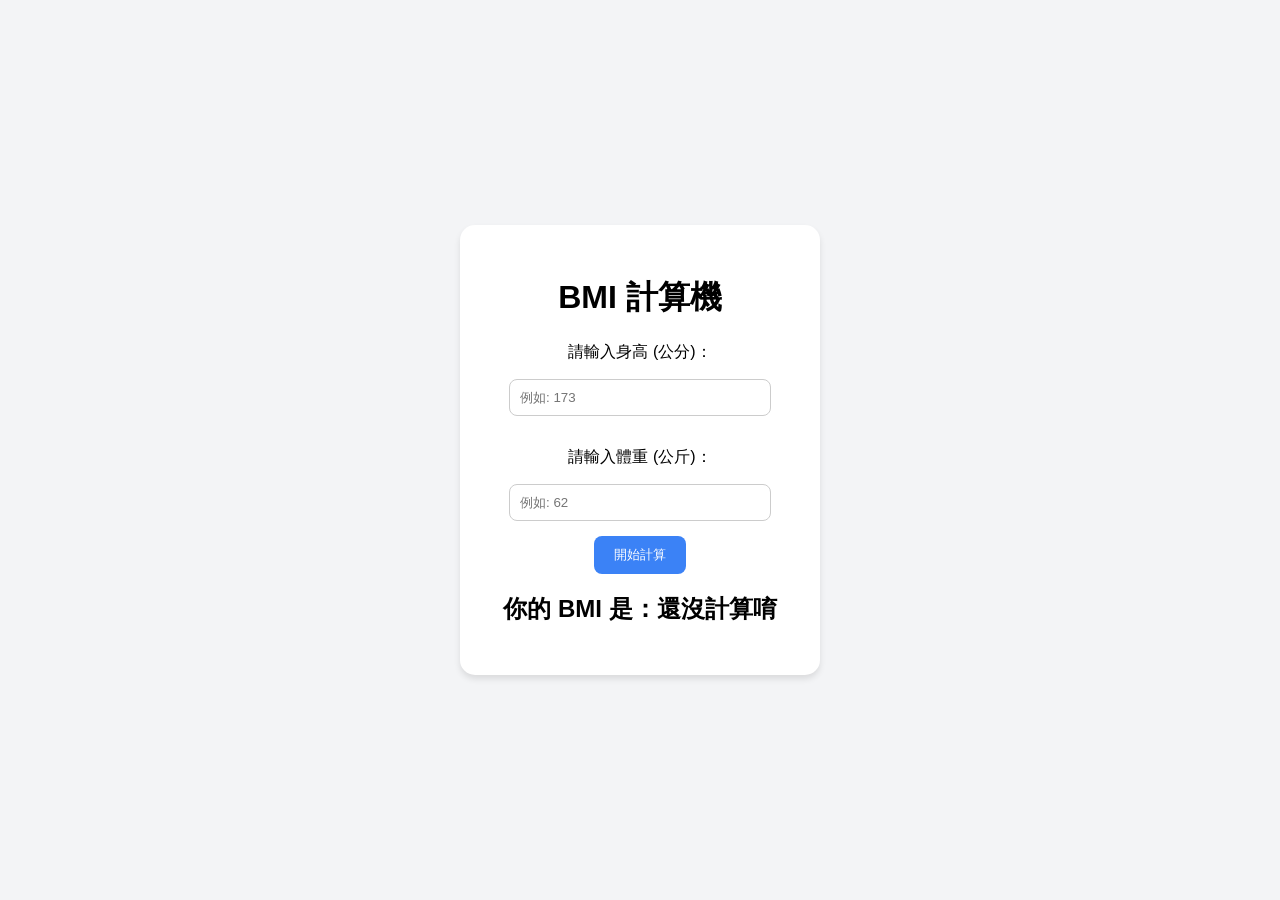
<file: app1-bmi/index.html>
<!DOCTYPE html>
<html lang="zh-TW">
<head>
    <meta charset="UTF-8">
    <meta name="viewport" content="width=device-width, initial-scale=1.0">
    <title>BMI 計算機</title>
    <link rel="stylesheet" href="style.css">
</head>
<body>

    <div class="container">
        <h1>BMI 計算機</h1>
        
        <p>請輸入身高 (公分)：</p>
        <input type="number" id="height" placeholder="例如: 173">

        <p>請輸入體重 (公斤)：</p>
        <input type="number" id="weight" placeholder="例如: 62">

        <button id="calcBtn">開始計算</button>

        <h2>你的 BMI 是：<span id="result">還沒計算唷</span></h2>
    </div>

    <script src="script.js"></script>

</body>
</html>
</file>
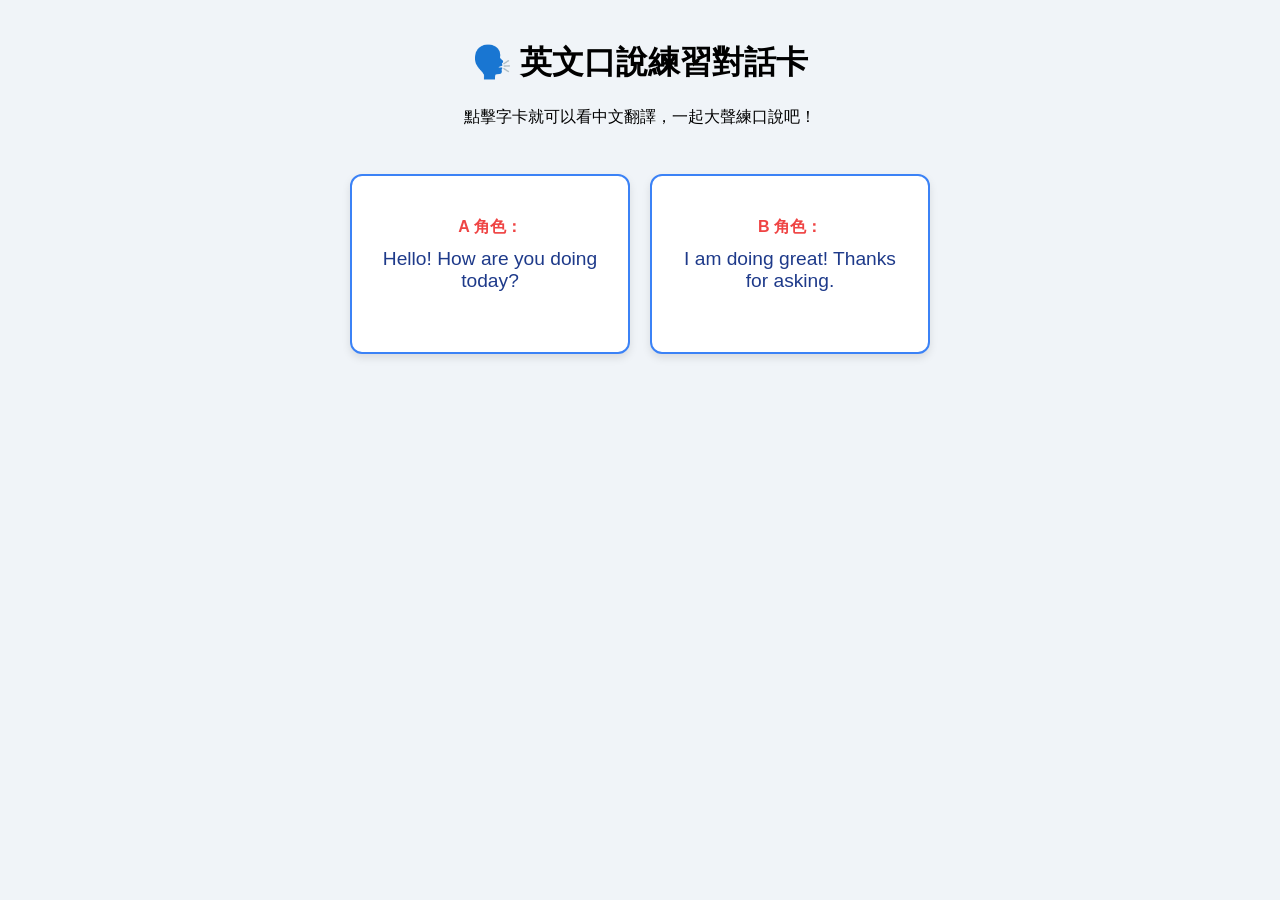
<file: app2-quiz/index.html>
<!DOCTYPE html>
<html lang="zh-TW">
<head>
    <meta charset="UTF-8">
    <meta name="viewport" content="width=device-width, initial-scale=1.0">
    <title>英文對話翻牌卡</title>
    <link rel="stylesheet" href="style.css">
</head>
<body>

    <div class="header">
        <h1>🗣️ 英文口說練習對話卡</h1>
        <p>點擊字卡就可以看中文翻譯，一起大聲練口說吧！</p>
    </div>

    <div class="card-container">
        
        <div class="flashcard">
            <div class="card-inner">
                <div class="card-front">
                    <p class="role">A 角色：</p>
                    <p class="sentence">Hello! How are you doing today?</p>
                </div>
                <div class="card-back">
                    <p class="translation">哈囉！你今天過得怎麼樣呀？</p>
                </div>
            </div>
        </div>

        <div class="flashcard">
            <div class="card-inner">
                <div class="card-front">
                    <p class="role">B 角色：</p>
                    <p class="sentence">I am doing great! Thanks for asking.</p>
                </div>
                <div class="card-back">
                    <p class="translation">我過得很好！謝謝你的關心。</p>
                </div>
            </div>
        </div>

    </div>

    <script src="script.js"></script>

</body>
</html>
</file>
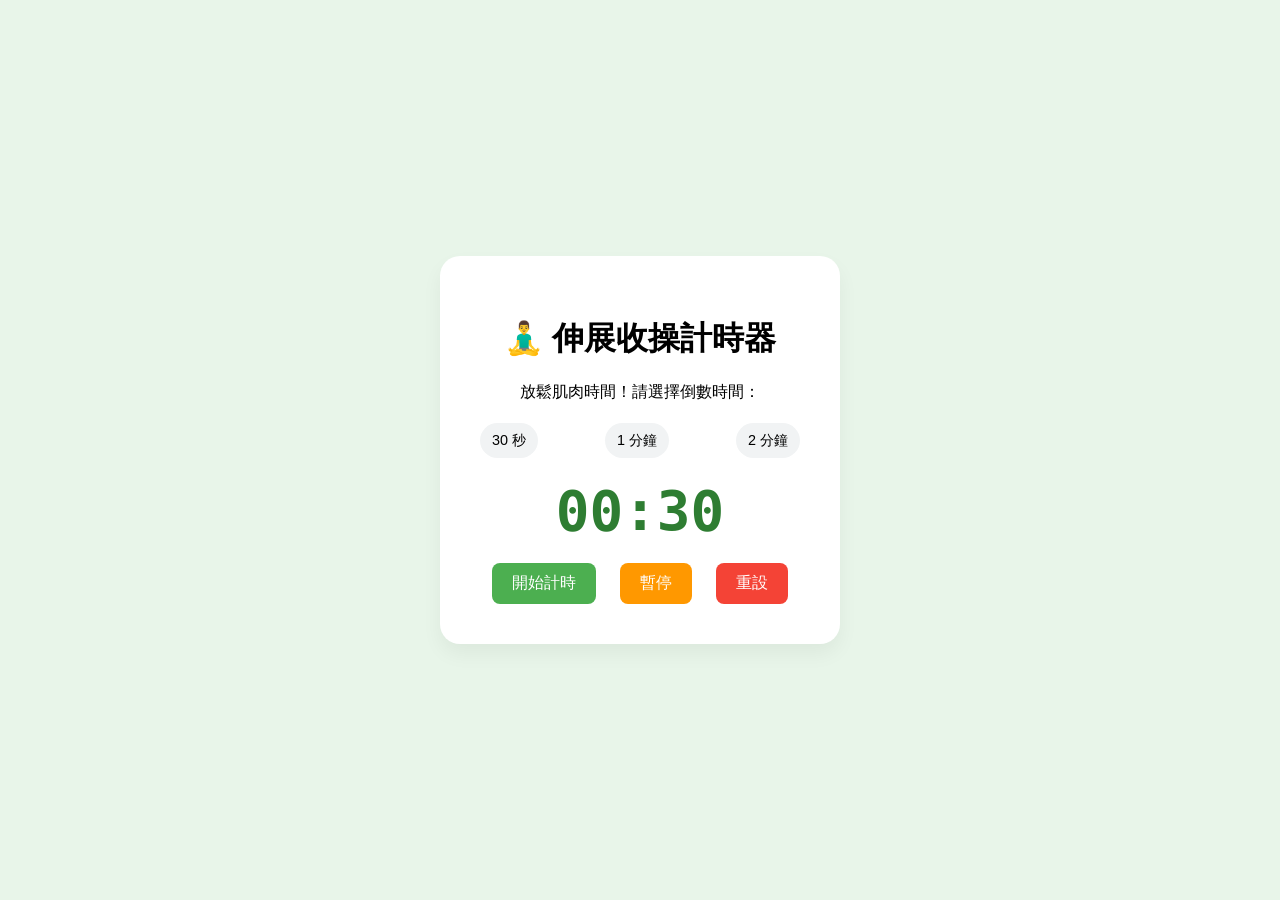
<file: app3-timer/index.html>
<!DOCTYPE html>
<html lang="zh-TW">
<head>
    <meta charset="UTF-8">
    <meta name="viewport" content="width=device-width, initial-scale=1.0">
    <title>收操倒數計時器</title>
    <link rel="stylesheet" href="style.css">
</head>
<body>

    <div class="timer-card">
        <h1>🧘‍♂️ 伸展收操計時器</h1>
        <p>放鬆肌肉時間！請選擇倒數時間：</p>
        
        <div class="preset-buttons">
            <button class="preset-btn" data-time="30">30 秒</button>
            <button class="preset-btn" data-time="60">1 分鐘</button>
            <button class="preset-btn" data-time="120">2 分鐘</button>
        </div>

        <div class="time-display" id="display">00:30</div>

        <div class="control-buttons">
            <button id="startBtn" class="control-btn start">開始計時</button>
            <button id="pauseBtn" class="control-btn pause">暫停</button>
            <button id="resetBtn" class="control-btn reset">重設</button>
        </div>
    </div>

    <script src="script.js"></script>

</body>
</html>
</file>
<file: app1-bmi/style.css>
/* 讓整個網頁背景變成舒服的淺灰色，並把內容置中 */
body {
    font-family: "微軟正黑體", sans-serif;
    background-color: #f3f4f6;
    display: flex;
    justify-content: center;
    align-items: center;
    height: 100vh;
    margin: 0;
}

/* 這是那張「卡片」的設計 */
.container {
    background-color: white;
    padding: 30px;
    border-radius: 15px;
    box-shadow: 0 4px 6px rgba(0,0,0,0.1);
    text-align: center;
    width: 300px;
}

/* 輸入框的設計 */
input {
    width: 80%;
    padding: 10px;
    margin-bottom: 15px;
    border: 1px solid #ccc;
    border-radius: 8px;
}

/* 按鈕的設計與 Hover 效果 (滑鼠移過去會變色) */
button {
    background-color: #3b82f6; /* 亮藍色 */
    color: white;
    border: none;
    padding: 10px 20px;
    border-radius: 8px;
    cursor: pointer;
    transition: background-color 0.3s; /* 變色的過場動畫 */
}

button:hover {
    background-color: #2563eb; /* 滑鼠移過去變成深藍色，滿足作業要求！ */
}
</file>
<file: app2-quiz/style.css>
/* 讓網頁背景變成柔和的淡藍色，並把卡片排成一列 */
body {
    font-family: "微軟正黑體", sans-serif;
    background-color: #f0f4f8;
    margin: 0;
    padding: 20px;
    display: flex;
    flex-direction: column;
    align-items: center;
}

.header {
    text-align: center;
    margin-bottom: 30px;
}

/* 放卡片的容器，用 Flexbox 讓卡片在手和電腦上都能自動排列 (RWD) */
.card-container {
    display: flex;
    gap: 20px;
    flex-wrap: wrap;
    justify-content: center;
}

/* 這是單張卡片的立體舞台空間 */
.flashcard {
    width: 280px;
    height: 180px;
    perspective: 1000px; /* 3D 透視效果，數字越小越立體 */
    cursor: pointer;
}

/* 這是卡片的本體，負責控制翻轉動畫 */
.card-inner {
    width: 100%;
    height: 100%;
    position: relative;
    transform-style: preserve-3d; /* 啟用 3D 效果 */
    transition: transform 0.6s;  /* 翻轉需要 0.6 秒 */
}

/* 💡 重點：當卡片被加上 .flipped 這個隱藏機關時，就要轉 180 度 */
.flashcard.flipped .card-inner {
    transform: rotateY(180deg);
}

/* 正面和背面的共同設定 */
.card-front, .card-back {
    position: absolute;
    width: 100%;
    height: 100%;
    backface-visibility: hidden; /* 翻到背面時，正面就要隱藏起來 */
    border-radius: 12px;
    display: flex;
    flex-direction: column;
    justify-content: center;
    align-items: center;
    padding: 20px;
    box-sizing: border-box;
    box-shadow: 0 4px 8px rgba(0,0,0,0.1);
}

/* 正面外觀 (英文) */
.card-front {
    background-color: #ffffff;
    border: 2px solid #3b82f6;
    color: #1e3a8a;
}

/* 背面外觀 (中文翻譯) */
.card-back {
    background-color: #3b82f6;
    color: white;
    transform: rotateY(180deg); /* 背面本來就是反的，翻過來才會變正的 */
}

.role {
    font-weight: bold;
    color: #ef4444;
    margin: 0;
}

.sentence, .translation {
    font-size: 1.2rem;
    text-align: center;
    margin-top: 10px;
}
</file>
<file: app3-timer/style.css>
/* 背景採用舒服的森林系淡綠色 */
body {
    font-family: "微軟正黑體", sans-serif;
    background-color: #e8f5e9;
    margin: 0;
    display: flex;
    justify-content: center;
    align-items: center;
    height: 100vh;
}

/* 計時器主卡片 */
.timer-card {
    background-color: white;
    padding: 40px;
    border-radius: 20px;
    box-shadow: 0 10px 20px rgba(0,0,0,0.05);
    text-align: center;
    width: 320px;
}

/* 快速選時間的按鈕區域 */
.preset-buttons {
    display: flex;
    justify-content: space-between;
    margin: 20px 0;
}

.preset-btn {
    background-color: #f1f3f4;
    border: none;
    padding: 8px 12px;
    border-radius: 20px;
    cursor: pointer;
    font-size: 0.9rem;
    transition: all 0.2s;
}

.preset-btn:hover {
    background-color: #a5d6a7; /* 滑鼠移過去變淡綠色 */
}

/* 大大醒目的時間數字 */
.time-display {
    font-size: 3.5rem;
    font-weight: bold;
    color: #2e7d32; /* 深綠色 */
    margin: 20px 0;
    font-family: monospace; /* 讓數字寬度一樣，倒數時才不會抖動 */
}

/* 控制按鈕區域 */
.control-buttons {
    display: flex;
    justify-content: space-around;
}

.control-btn {
    border: none;
    padding: 10px 20px;
    border-radius: 8px;
    font-size: 1rem;
    cursor: pointer;
    color: white;
    transition: opacity 0.2s;
}

.control-btn:hover {
    opacity: 0.8; /* 滑鼠移過去稍微變透明，提示可以點擊 */
}

/* 三種按鈕各自的顏色 */
.start { background-color: #4caf50; }
.pause { background-color: #ff9800; }
.reset { background-color: #f44336; }
</file>
